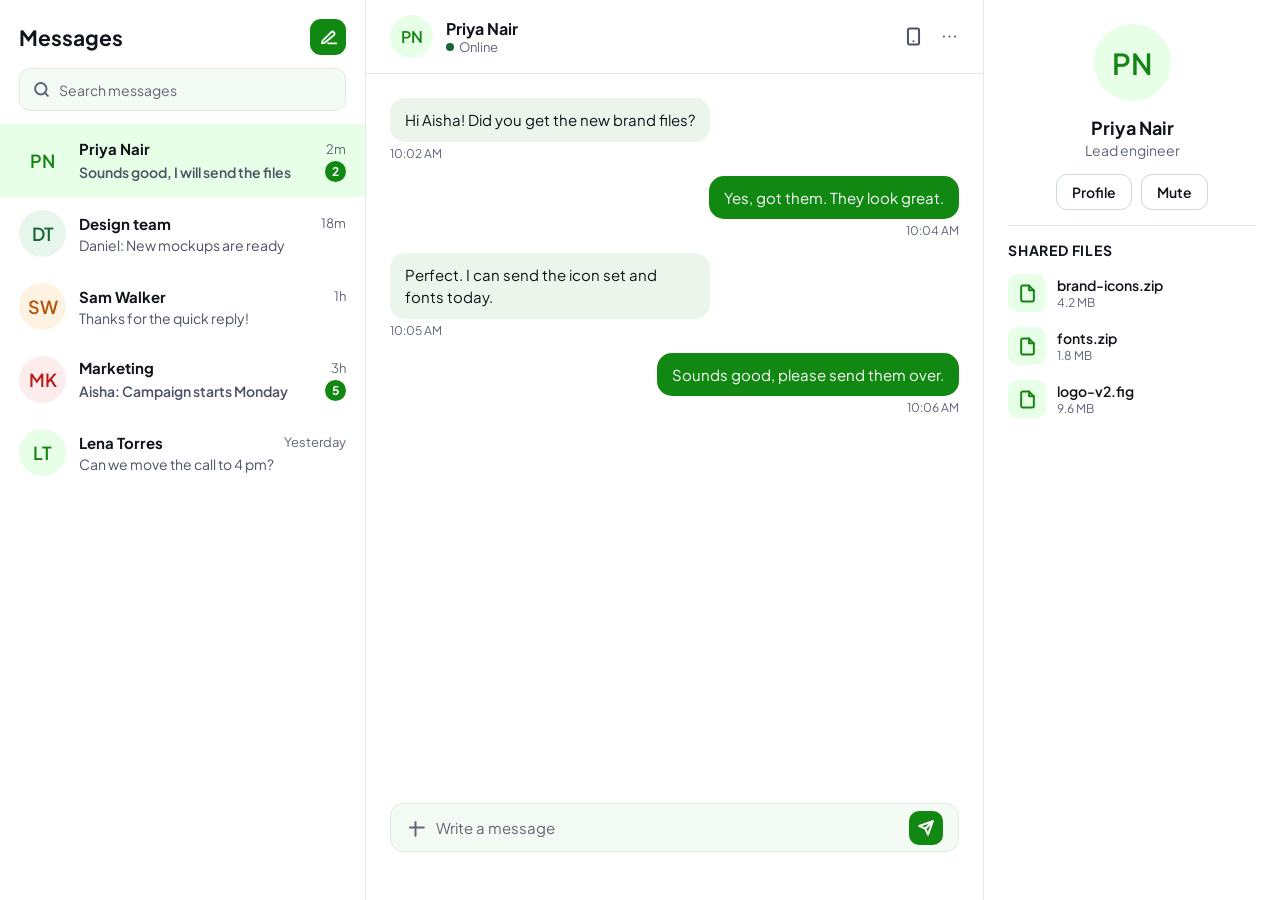
<file: index.html>
<!DOCTYPE html>
<html lang="en">
<head>
  <meta charset="utf-8">
  <meta name="viewport" content="width=device-width, initial-scale=1">
  <title>Messages</title>
  <link rel="preconnect" href="https://fonts.googleapis.com">
  <link rel="preconnect" href="https://fonts.gstatic.com" crossorigin>
  <link href="https://fonts.googleapis.com/css2?family=Plus+Jakarta+Sans:wght@400;600;700&display=swap" rel="stylesheet">
  <link rel="stylesheet" href="styles.css">
</head>
<body>
<div class="app">

  <!-- ===== Sidebar: conversation list ===== -->
  <aside class="sidebar">
    <div class="sidebar__header">
      <h1 class="sidebar__title">Messages</h1>
      <button class="compose-btn icon-btn" id="new-message-btn" aria-label="New message">
        <svg class="icon--sm" viewBox="0 0 18 16" fill="none" stroke="currentColor" stroke-width="2" stroke-linecap="round" stroke-linejoin="round"><path d="M8.5 14.2h9"/><path d="M11.7 2.5a2.1 2.1 0 0 1 3 3L5 13.5l-2.9.7.7-2.9 8.9-8.8z"/></svg>
      </button>
    </div>

    <div class="sidebar__search">
      <label class="search-box">
        <svg class="icon--sm" viewBox="0 0 17 17" fill="none" stroke="currentColor" stroke-width="2" stroke-linecap="round" stroke-linejoin="round"><circle cx="7.8" cy="7.8" r="5.7"/><path d="M14.9 14.9l-3.1-3.1"/></svg>
        <input type="search" id="search-input" placeholder="Search messages">
      </label>
    </div>

    <div class="conversation-list" id="conversation-list">
      <button class="conversation active unread" data-user="priya">
        <span class="avatar">PN</span>
        <span class="conversation__body">
          <span class="conversation__top"><span class="conversation__name">Priya Nair</span><span class="conversation__time">2m</span></span>
          <span class="conversation__bottom"><span class="conversation__preview">Sounds good, I will send the files</span><span class="badge">2</span></span>
        </span>
      </button>

      <button class="conversation" data-user="design-team">
        <span class="avatar avatar--mint">DT</span>
        <span class="conversation__body">
          <span class="conversation__top"><span class="conversation__name">Design team</span><span class="conversation__time">18m</span></span>
          <span class="conversation__bottom"><span class="conversation__preview">Daniel: New mockups are ready</span></span>
        </span>
      </button>

      <button class="conversation" data-user="sam">
        <span class="avatar avatar--amber">SW</span>
        <span class="conversation__body">
          <span class="conversation__top"><span class="conversation__name">Sam Walker</span><span class="conversation__time">1h</span></span>
          <span class="conversation__bottom"><span class="conversation__preview">Thanks for the quick reply!</span></span>
        </span>
      </button>

      <button class="conversation unread" data-user="marketing">
        <span class="avatar avatar--red">MK</span>
        <span class="conversation__body">
          <span class="conversation__top"><span class="conversation__name">Marketing</span><span class="conversation__time">3h</span></span>
          <span class="conversation__bottom"><span class="conversation__preview">Aisha: Campaign starts Monday</span><span class="badge">5</span></span>
        </span>
      </button>

      <button class="conversation" data-user="lena">
        <span class="avatar">LT</span>
        <span class="conversation__body">
          <span class="conversation__top"><span class="conversation__name">Lena Torres</span><span class="conversation__time">Yesterday</span></span>
          <span class="conversation__bottom"><span class="conversation__preview">Can we move the call to 4 pm?</span></span>
        </span>
      </button>
    </div>
  </aside>

  <!-- ===== Main chat ===== -->
  <main class="chat">
    <header class="chat__header">
      <div class="chat__user">
        <span class="avatar avatar--sm">PN</span>
        <div>
          <div class="chat__name" id="chat-name">Priya Nair</div>
          <div class="chat__status"><span class="status-dot"></span><span id="chat-status">Online</span></div>
        </div>
      </div>
      <div class="chat__actions">
        <button class="icon-btn" id="call-btn" aria-label="Call">
          <svg class="icon" viewBox="0 0 19.2 19.2" fill="none" stroke="currentColor" stroke-width="2" stroke-linecap="round" stroke-linejoin="round"><rect x="4" y="1.6" width="11.2" height="16" rx="1.6"/><path d="M9.6 14.4h.01"/></svg>
        </button>
        <button class="icon-btn" id="more-btn" aria-label="More options">
          <svg class="icon" viewBox="0 0 19.2 19.2" fill="none" stroke="currentColor" stroke-width="2" stroke-linecap="round" stroke-linejoin="round"><path d="M9.6 9.6h.01M15.2 9.6h.01M4 9.6h.01"/></svg>
        </button>
      </div>
    </header>

    <div class="chat__messages" id="message-list">
      <div class="message">
        <div class="bubble">Hi Aisha! Did you get the new brand files?</div>
        <span class="message__time">10:02 AM</span>
      </div>
      <div class="message message--sent">
        <div class="bubble">Yes, got them. They look great.</div>
        <span class="message__time">10:04 AM</span>
      </div>
      <div class="message">
        <div class="bubble">Perfect. I can send the icon set and fonts today.</div>
        <span class="message__time">10:05 AM</span>
      </div>
      <div class="message message--sent">
        <div class="bubble">Sounds good, please send them over.</div>
        <span class="message__time">10:06 AM</span>
      </div>
    </div>

    <footer class="chat__composer">
      <div class="composer">
        <button class="icon-btn" id="attach-btn" aria-label="Attach file">
          <svg class="icon" viewBox="0 0 19.2 19.2" fill="none" stroke="currentColor" stroke-width="2" stroke-linecap="round" stroke-linejoin="round"><path d="M9.6 4v14M4 9.6h14"/></svg>
        </button>
        <input type="text" id="message-input" placeholder="Write a message" autocomplete="off">
        <button class="send-btn" id="send-btn" aria-label="Send">
          <svg width="16" height="16" viewBox="0 0 16 16" fill="none" stroke="currentColor" stroke-width="2" stroke-linecap="round" stroke-linejoin="round"><path d="M14.7 1.3L7.3 8.7"/><path d="M14.7 1.3L10 14.7 7.3 8.7 1.3 6l13.4-4.7z"/></svg>
        </button>
      </div>
    </footer>
  </main>

  <!-- ===== Profile panel ===== -->
  <aside class="profile">
    <span class="avatar avatar--lg">PN</span>
    <div class="profile__info">
      <span class="profile__name">Priya Nair</span>
      <span class="profile__role">Lead engineer</span>
    </div>
    <div class="profile__actions">
      <button class="btn" id="profile-btn">Profile</button>
      <button class="btn" id="mute-btn">Mute</button>
    </div>
    <div class="divider"></div>
    <h2 class="section-title">Shared files</h2>

    <div class="file">
      <span class="file__icon"><svg class="icon" viewBox="0 0 19.2 19.2" fill="none" stroke="currentColor" stroke-width="2" stroke-linecap="round" stroke-linejoin="round"><path d="M11.2 1.6H4.8a1.6 1.6 0 0 0-1.6 1.6V16a1.6 1.6 0 0 0 1.6 1.6h9.6a1.6 1.6 0 0 0 1.6-1.6V6.4l-4.8-4.8z"/><path d="M11.2 1.6v4.8H16"/></svg></span>
      <div class="file__body"><span class="file__name">brand-icons.zip</span><span class="file__size">4.2 MB</span></div>
    </div>
    <div class="file">
      <span class="file__icon"><svg class="icon" viewBox="0 0 19.2 19.2" fill="none" stroke="currentColor" stroke-width="2" stroke-linecap="round" stroke-linejoin="round"><path d="M11.2 1.6H4.8a1.6 1.6 0 0 0-1.6 1.6V16a1.6 1.6 0 0 0 1.6 1.6h9.6a1.6 1.6 0 0 0 1.6-1.6V6.4l-4.8-4.8z"/><path d="M11.2 1.6v4.8H16"/></svg></span>
      <div class="file__body"><span class="file__name">fonts.zip</span><span class="file__size">1.8 MB</span></div>
    </div>
    <div class="file">
      <span class="file__icon"><svg class="icon" viewBox="0 0 19.2 19.2" fill="none" stroke="currentColor" stroke-width="2" stroke-linecap="round" stroke-linejoin="round"><path d="M11.2 1.6H4.8a1.6 1.6 0 0 0-1.6 1.6V16a1.6 1.6 0 0 0 1.6 1.6h9.6a1.6 1.6 0 0 0 1.6-1.6V6.4l-4.8-4.8z"/><path d="M11.2 1.6v4.8H16"/></svg></span>
      <div class="file__body"><span class="file__name">logo-v2.fig</span><span class="file__size">9.6 MB</span></div>
    </div>
  </aside>

</div>

<!-- Add your JavaScript here:
<script src="script.js"></script> -->
</body>
</html>
</file>
<file: styles.css>
/* ---------- Variables ---------- */
:root {
  --green: #118811;
  --green-dark: #158415;
  --green-deep: #166534;
  --border: #dfecdf;
  --border-strong: #cbdccb;
  --bg-soft: #f4fbf4;
  --bg-active: #e7fee7;
  --bg-received: #ebf5eb;
  --text: #12141c;
  --text-2: #4b5263;
  --muted: #5f6677;
  --font: "Plus Jakarta Sans", system-ui, sans-serif;
}

/* ---------- Reset ---------- */
*, *::before, *::after { box-sizing: border-box; margin: 0; padding: 0; }
html, body { width: 100%; height: 100%; overflow: hidden; }
body { font-family: var(--font); color: var(--text); -webkit-font-smoothing: auto; }
button { border: none; background: transparent; font: inherit; color: inherit; cursor: pointer; }
input { border: none; outline: none; background: transparent; font: inherit; }
svg { display: block; flex-shrink: 0; }
[hidden] { display: none !important; }

/* ---------- App layout ---------- */
.app {
  display: flex;
  width: 100vw;
  height: 100vh;
  background: #fff;
  overflow: hidden;
}
.sidebar { width: 28.6%; min-width: 0; display: flex; flex-direction: column; border-right: 1px solid var(--border); }
.chat    { width: 48.2%; min-width: 0; display: flex; flex-direction: column; }
.profile { width: 23.2%; min-width: 0; display: flex; flex-direction: column; align-items: center;
           gap: 15px; padding: 24px 24px 0; border-left: 1px solid var(--border); }

/* ---------- Shared pieces ---------- */
.icon { width: 19px; height: 19px; }
.icon--sm { width: 17px; height: 17px; }
.icon-btn { display: grid; place-items: center; }

.avatar {
  display: grid; place-items: center; flex-shrink: 0;
  width: 47px; height: 47px; border-radius: 50%;
  font-size: 18px; font-weight: 600;
  background: var(--bg-active); color: var(--green-dark);
}
.avatar--sm { width: 43px; height: 43px; font-size: 16px; }
.avatar--lg { width: 77px; height: 77px; font-size: 29px; }
.avatar--mint  { background: #e7f6ec; color: var(--green-deep); }
.avatar--amber { background: #fef3e2; color: #b45309; }
.avatar--red   { background: #fdecec; color: #b91c1c; }

.badge {
  display: grid; place-items: center; flex-shrink: 0;
  min-width: 21px; height: 21px; border-radius: 11px;
  background: var(--green); color: #fff;
  font-size: 12px; font-weight: 700;
}

.search-box, .composer {
  display: flex; align-items: center;
  border: 1px solid var(--border); background: var(--bg-soft);
  color: var(--muted);
}

/* ---------- Sidebar ---------- */
.sidebar__header { display: flex; align-items: center; justify-content: space-between; padding: 19px 19px 9px; }
.sidebar__title  { font-size: 21px; font-weight: 700; }
.compose-btn     { width: 36px; height: 36px; border-radius: 11px; background: var(--green); color: #fff; }

.sidebar__search { padding: 4px 19px 13px; }
.search-box { gap: 9px; height: 43px; padding: 0 13px; border-radius: 11px; }
.search-box input { flex: 1; font-size: 14px; color: var(--text); }
.search-box input::placeholder { color: var(--muted); }

.conversation {
  display: flex; align-items: center; gap: 13px;
  width: 100%; padding: 13px 19px; text-align: left; cursor: pointer;
}
.conversation:hover { background: var(--bg-soft); }
.conversation.active { background: var(--bg-active); }
.conversation__body { flex: 1; min-width: 0; display: flex; flex-direction: column; gap: 3px; }
.conversation__top, .conversation__bottom { display: flex; align-items: center; justify-content: space-between; gap: 8px; }
.conversation__name { font-size: 15px; font-weight: 700; }
.conversation__time { font-size: 13px; color: var(--muted); }
.conversation__preview { font-size: 14px; color: var(--text-2); white-space: nowrap; overflow: hidden; text-overflow: ellipsis; }
.conversation.unread .conversation__preview { font-weight: 600; }

/* ---------- Chat ---------- */
.chat__header { display: flex; align-items: center; justify-content: space-between; padding: 15px 24px; border-bottom: 1px solid var(--border); }
.chat__user   { display: flex; align-items: center; gap: 13px; }
.chat__name   { font-size: 16px; font-weight: 700; }
.chat__status { display: flex; align-items: center; gap: 5px; font-size: 13px; color: var(--muted); }
.status-dot   { width: 8px; height: 8px; border-radius: 50%; background: var(--green-deep); }
.chat__actions { display: flex; gap: 17px; color: var(--text-2); }

.chat__messages {
  flex: 1 1 auto; min-height: 0; overflow-y: auto;
  display: flex; flex-direction: column; gap: 15px; padding: 24px 24px 0;
}
.message { display: flex; flex-direction: column; gap: 4px; align-items: flex-start; }
.message--sent { align-items: flex-end; }
.bubble {
  max-width: 320px; padding: 11px 15px; border-radius: 15px;
  font-size: 15px; line-height: 21.7px;
  background: var(--bg-received); color: var(--text);
}
.message--sent .bubble { background: var(--green); color: #fff; }
.message__time { font-size: 12px; color: var(--muted); }

.chat__composer { flex: 0 0 auto; margin-top: 8px; padding: 0 24px 48px; }
.composer { gap: 11px; height: 49px; padding: 0 15px; border-radius: 13px; }
.composer input { flex: 1; font-size: 15px; color: var(--text); }
.composer input::placeholder { color: var(--muted); }
.send-btn { width: 34px; height: 34px; border-radius: 10px; background: var(--green); color: #fff; display: grid; place-items: center; }

/* ---------- Profile panel ---------- */
.profile__info { display: flex; flex-direction: column; align-items: center; gap: 2px; }
.profile__name { font-size: 18px; font-weight: 700; }
.profile__role { font-size: 14px; color: var(--muted); }
.profile__actions { display: flex; gap: 9px; }
.btn {
  height: 36px; padding: 0 15px; border-radius: 11px;
  border: 1px solid var(--border-strong); background: #fff;
  font-size: 14px; font-weight: 600;
}
.btn:hover { background: var(--bg-soft); }
.divider { width: 100%; height: 1px; background: var(--border); }
.section-title { align-self: flex-start; font-size: 14px; font-weight: 700; letter-spacing: .8px; text-transform: uppercase; }

.file { display: flex; align-items: center; gap: 11px; width: 100%; }
.file__icon { display: grid; place-items: center; width: 38px; height: 38px; border-radius: 10px; background: var(--bg-active); color: var(--green-dark); }
.file__body { display: flex; flex-direction: column; gap: 1px; }
.file__name { font-size: 14px; font-weight: 600; }
.file__size { font-size: 12px; color: var(--muted); }
</file>
